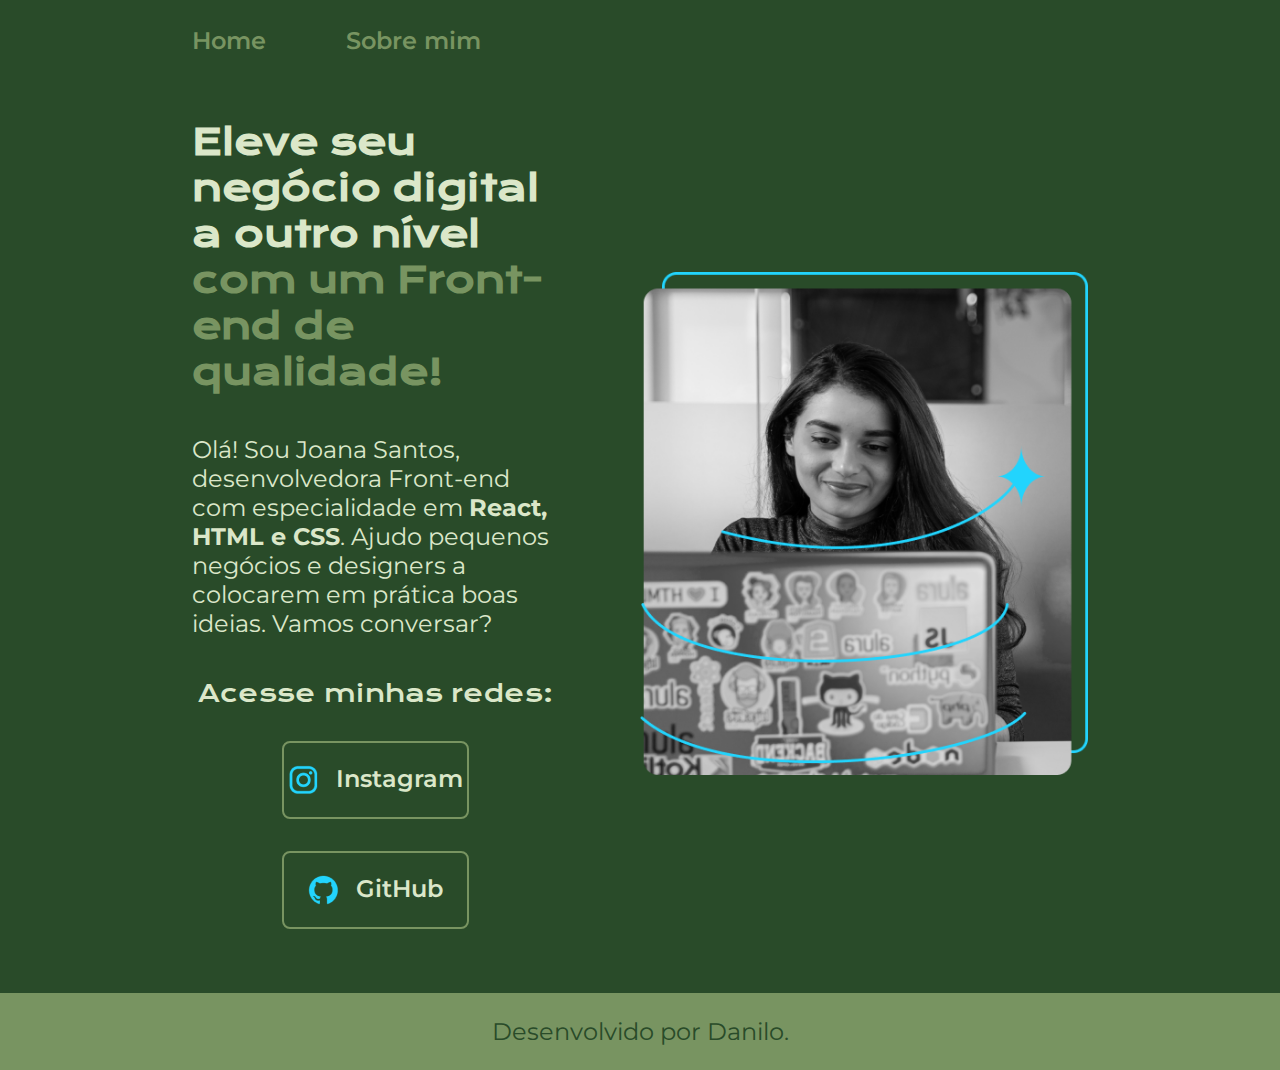
<file: index.html>
<!DOCTYPE html>
<html lang="pt-br">
<head>
    <meta charset="UTF-8"> 
    <meta http-equiv="X-UA-Compatible" content="IE=edge">
    <meta name="viewport" content="width=device-width, initial-scale=1.0">
    <title>Portifolio</title>
    <link rel="stylesheet" href="./styles/style.css">
</head>
<body>

    <header class="cabecalho">
        <nav class="cabecalho__menu">
            <a class="cabecalho__menu__link" href="index.html">Home</a>
            <a class="cabecalho__menu__link" href="about.html">Sobre mim</a>
        </nav>
    </header>

    <main class="apresentacao">
        <section class="apresentacao__conteudo">
        <h1 class="apresentacao__conteudo__titulo">
            Eleve seu negócio digital a outro nível 
            <strong class="titulo-destaque">com um Front-end de qualidade!
            </strong></h1>
            <p class="apresentacao__conteudo__texto">Olá! Sou Joana Santos, desenvolvedora 
            Front-end com especialidade em <strong>React, HTML e
            CSS</strong>. Ajudo pequenos negócios e designers a 
            colocarem em prática boas ideias. Vamos 
            conversar?</p>

            <div class="apresentacao__links">
                <h2 class="apresentacao__links__subtitulo">Acesse minhas redes:</h2>

                <a class="apresentacao__links__navegacao" href="https://instagram.com/rafaballerini"><img src="./assets/instagram.png" alt="Insta_Logo">Instagram</a>
                <a class="apresentacao__links__navegacao" href="https://github.com/Danilopdmoraes"><img src="./assets/github.png" alt="GitHub_Logo">GitHub</a>
            </div>

        </section>
            <img class="apresentacao__imagem" src="./assets/Imagem.png" alt="Foto da Joana Santos programando">
    </main>
    <footer class="rodape">
        <p>Desenvolvido por Danilo.</p>
    </footer>
</body>
</html>
</file>
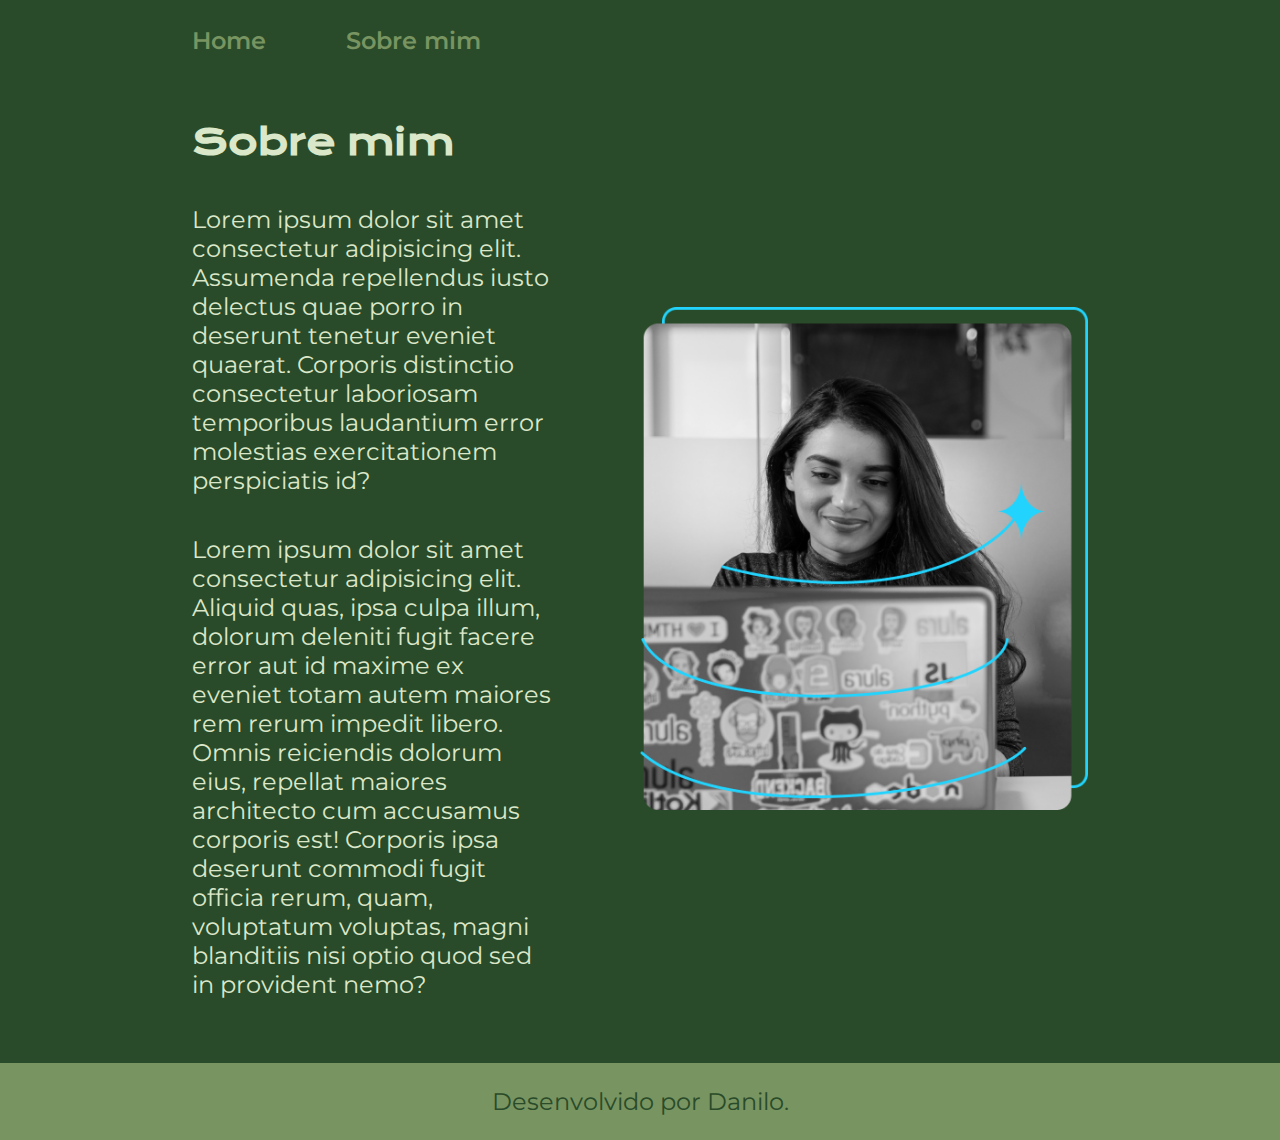
<file: about.html>
<!DOCTYPE html>
<html lang="pt-br">
<head>
    <meta charset="UTF-8">
    <meta name="viewport" content="width=device-width, initial-scale=1.0">
    <title>Sobre mim</title>
    <link rel="stylesheet" href="styles/style.css">
</head>
<body>
    <header class="cabecalho">
        <nav class="cabecalho__menu">
            <a class="cabecalho__menu__link" href="index.html">Home</a>
            <a class="cabecalho__menu__link" href="about.html">Sobre mim</a>
        </nav>
    </header>

    <main class="apresentacao">
        <section class="apresentacao__conteudo">
            
            <h1 class="apresentacao__conteudo__titulo">Sobre mim</h1>
            
            <p class="apresentacao__conteudo__texto">Lorem ipsum dolor sit amet consectetur adipisicing elit. Assumenda repellendus iusto delectus quae porro in deserunt tenetur eveniet quaerat. Corporis distinctio consectetur laboriosam temporibus laudantium error molestias exercitationem perspiciatis id?</p>

            <p class="apresentacao__conteudo__texto">Lorem ipsum dolor sit amet consectetur adipisicing elit. Aliquid quas, ipsa culpa illum, dolorum deleniti fugit facere error aut id maxime ex eveniet totam autem maiores rem rerum impedit libero.
            Omnis reiciendis dolorum eius, repellat maiores architecto cum accusamus corporis est! Corporis ipsa deserunt commodi fugit officia rerum, quam, voluptatum voluptas, magni blanditiis nisi optio quod sed in provident nemo?</p>
        </section>
        <img class="apresentacao__imagem" src="./assets/Imagem.png" alt="Foto da Joana programando">
    </main>
    
    <footer class="rodape">
        <p>Desenvolvido por Danilo.</p>
    </footer>

</body>
</html>
</file>
<file: styles/style.css>
@import url('https://fonts.googleapis.com/css2?family=Krona+One&family=Montserrat:wght@400;600&display=swap');

:root {
    /* --cor-primaria: #000000;
    --cor-secundaria: #F6F6F6;
    --cor-terciaria: #22D4FD;
    --cor-hover: #272727; */

    /* --cor-primaria: #2C3639;
    --cor-secundaria: #DCD7C9;
    --cor-terciaria: #A27B5C;
    --cor-hover: #3F4E4F; */

    /* --cor-primaria: #0F0E0E;
    --cor-secundaria: #EEEEEE;
    --cor-terciaria: #8B9A46;
    --cor-hover: #541212; */


    --cor-primaria: #294B29;
    --cor-secundaria: #DBE7C9;
    --cor-terciaria: #789461;
    --cor-hover: #50623A;

    --fonte-primaria: 'Krona One', sans-serif;
    --fonte-secundaria: 'Montserrat', sans-serif;
}

* {
    margin: 0rem;
    padding: 0rem;
}

body{
    box-sizing: border-box;
    background-color: var(--cor-primaria);
    color: var(--cor-secundaria);
}

.cabecalho {
    padding: 2% 0% 0% 15%;
}

.cabecalho__menu {
    display: flex;
    gap: 5rem;
}

.cabecalho__menu__link {
    font-family: var(--fonte-secundaria);
    font-size: 1.5rem;
    font-weight: 600;
    color: var(--cor-terciaria);
    text-decoration: none;
}

.apresentacao {
    padding: 5% 15%;
    display: flex;
    align-items: center;
    justify-content: space-between;
    gap: 82px;
}

.apresentacao__conteudo {
    width: 50%;
    display: flex;
    flex-direction: column;
    gap: 40px;
}

.apresentacao__conteudo__titulo {
    font-size: 2.25rem;
    font-family: var(--fonte-primaria);
}

.titulo-destaque {
    color: var(--cor-terciaria);
}

.apresentacao__conteudo__texto {
    font-size: 1.5rem;
    font-family: var(--fonte-secundaria);
}

.apresentacao__links {
    display: flex;
    flex-direction: column;
    justify-content: space-between;
    align-items: center;
    gap: 2rem;
}

.apresentacao__links__subtitulo {
    font-family: var(--fonte-primaria);
    font-weight: 400;
    font-size: 1.5rem;
}

.apresentacao__links__navegacao {
    display: flex;
    justify-content: center;
    gap: 1rem;
    border: 0.125rem solid var(--cor-terciaria);
    width: 50%;
    text-align: center;
    border-radius: 0.5rem;
    font-size: 1.5rem;
    font-weight: 600;
    padding: 1.3125rem 0rem;
    text-decoration: none;
    color: var(--cor-secundaria);
    font-family: var(--fonte-secundaria);
}

.apresentacao__links__link:hover {
    background-color: var(--cor-hover);
}

.apresentacao__imagem {
    width: 50%;
}

.rodape {
    padding: 1.5rem;
    color: var(--cor-primaria);
    background-color: var(--cor-terciaria);
    text-align: center;
    font-family: var(--fonte-secundaria);
    font-size: 1.5rem;
    font-weight: 400;
}

@media (max-width: 1200px) {
    .cabecalho {
        padding: 10%;
    }

    .cabecalho__menu {
        justify-content: center;
    }

    .apresentacao {
        flex-direction: column-reverse;
        padding: 5%;
    }

    .apresentacao__conteudo {
        width: auto;
        /* também serve width: 100% */
    }
}
</file>
